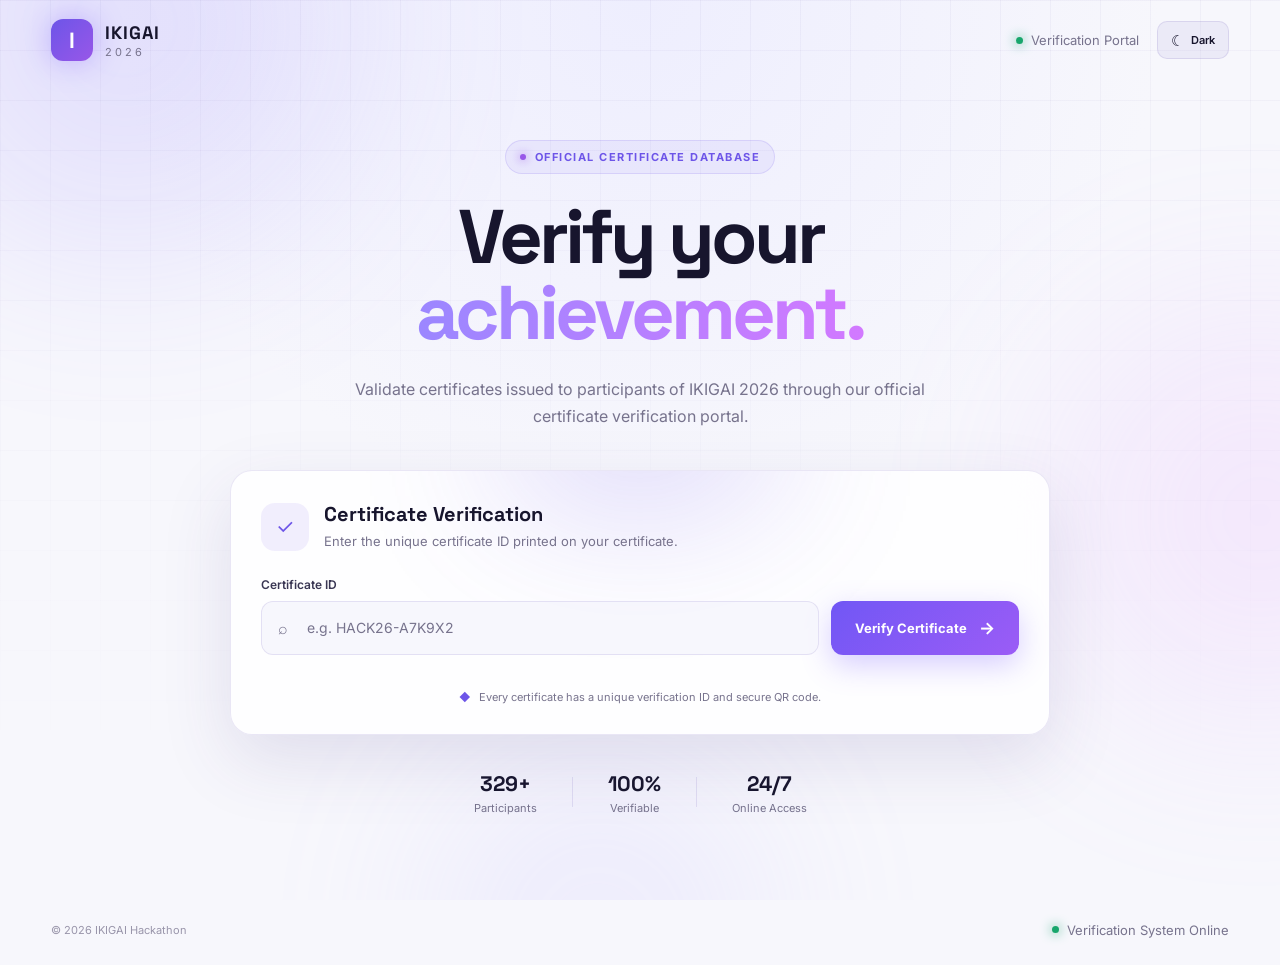
<file: index.html>
<!DOCTYPE html>
<html lang="en" data-theme="dark">

<head>

    <meta charset="UTF-8">

    <meta
        name="viewport"
        content="width=device-width, initial-scale=1.0"
    >

    <meta
        name="description"
        content="Official IKIGAI 2026 Certificate Verification Portal"
    >

    <title>
        IKIGAI 2026 | Certificate Verification
    </title>


    <!-- =====================================
         APPLY THEME BEFORE PAGE LOAD
         Prevents light/dark mode flashing
    ====================================== -->

    <script>

        (function () {

            const savedTheme =
                localStorage.getItem("ikigai-theme");

            const prefersLight =
                window.matchMedia(
                    "(prefers-color-scheme: light)"
                ).matches;

            const theme =
                savedTheme ||
                (prefersLight ? "light" : "dark");

            document.documentElement.setAttribute(
                "data-theme",
                theme
            );

        })();

    </script>


    <!-- =====================================
         GOOGLE FONTS
    ====================================== -->

    <link
        rel="preconnect"
        href="https://fonts.googleapis.com"
    >

    <link
        rel="preconnect"
        href="https://fonts.gstatic.com"
        crossorigin
    >

    <link
        href="https://fonts.googleapis.com/css2?family=Inter:wght@400;500;600;700&family=Space+Grotesk:wght@500;600;700&display=swap"
        rel="stylesheet"
    >


    <!-- =====================================
         MAIN STYLESHEET
    ====================================== -->

    <link
        rel="stylesheet"
        href="style.css"
    >

</head>


<body>


    <!-- =====================================
         BACKGROUND EFFECTS
    ====================================== -->

    <div
        class="background-effects"
        aria-hidden="true"
    >

        <div class="orb orb-one"></div>

        <div class="orb orb-two"></div>

        <div class="orb orb-three"></div>

        <div class="grid-overlay"></div>

    </div>



    <!-- =====================================
         NAVIGATION
    ====================================== -->

    <nav class="navbar">


        <!-- BRAND -->

        <a
            href="index.html"
            class="brand"
            aria-label="IKIGAI 2026 Home"
        >

            <div class="brand-icon">

                I

            </div>


            <div class="brand-information">

                <span class="brand-name">

                    IKIGAI

                </span>


                <span class="brand-year">

                    2026

                </span>

            </div>

        </a>



        <!-- NAVIGATION ACTIONS -->

        <div class="nav-actions">


            <!-- SYSTEM STATUS -->

            <div class="nav-status">

                <span class="status-dot"></span>

                <span>
                    Verification Portal
                </span>

            </div>



            <!-- THEME TOGGLE -->

            <button
                id="themeToggle"
                class="theme-toggle"
                type="button"
                aria-label="Change website theme"
            >

                <!--
                    Content automatically added
                    by theme.js
                -->

            </button>


        </div>

    </nav>



    <!-- =====================================
         MAIN HERO
    ====================================== -->

    <main class="hero">


        <section class="hero-content">


            <!-- =================================
                 OFFICIAL DATABASE BADGE
            ================================== -->

            <div class="event-badge">

                <span class="badge-dot"></span>

                <span>
                    OFFICIAL CERTIFICATE DATABASE
                </span>

            </div>



            <!-- =================================
                 HERO HEADING
            ================================== -->

            <h1>

                Verify your

                <span>
                    achievement.
                </span>

            </h1>



            <!-- =================================
                 HERO DESCRIPTION
            ================================== -->

            <p class="hero-description">

                Validate certificates issued to
                participants of IKIGAI 2026 through
                our official certificate verification
                portal.

            </p>



            <!-- =================================
                 VERIFICATION CARD
            ================================== -->

            <div class="verification-card">


                <!-- DECORATIVE CARD GLOW -->

                <div class="card-glow"></div>



                <!-- CARD HEADER -->

                <div class="card-header">


                    <div class="shield-icon">

                        ✓

                    </div>


                    <div class="card-heading">

                        <h2>

                            Certificate Verification

                        </h2>


                        <p>

                            Enter the unique certificate ID
                            printed on your certificate.

                        </p>

                    </div>

                </div>



                <!-- =================================
                     VERIFICATION FORM
                ================================== -->

                <form id="verificationForm">


                    <label for="certificateId">

                        Certificate ID

                    </label>



                    <div class="verification-input-group">


                        <!-- INPUT -->

                        <div class="input-wrapper">


                            <span
                                class="input-icon"
                                aria-hidden="true"
                            >

                                ⌕

                            </span>


                            <input
                                type="text"
                                id="certificateId"
                                name="certificateId"
                                placeholder="e.g. HACK26-A7K9X2"
                                autocomplete="off"
                                spellcheck="false"
                                required
                            >


                        </div>



                        <!-- VERIFY BUTTON -->

                        <button
                            type="submit"
                            class="verify-button"
                        >


                            <span>

                                Verify Certificate

                            </span>


                            <span
                                class="button-arrow"
                                aria-hidden="true"
                            >

                                →

                            </span>


                        </button>


                    </div>


                </form>



                <!-- =================================
                     ERROR MESSAGE
                ================================== -->

                <div
                    id="formError"
                    class="form-error"
                    role="alert"
                    aria-live="polite"
                >
                </div>



                <!-- =================================
                     SECURITY MESSAGE
                ================================== -->

                <div class="security-message">


                    <span
                        class="security-icon"
                        aria-hidden="true"
                    >

                        ◆

                    </span>


                    <span>

                        Every certificate has a unique
                        verification ID and secure QR code.

                    </span>


                </div>


            </div>



            <!-- =================================
                 STATISTICS
            ================================== -->

            <div class="stats">


                <!-- PARTICIPANTS -->

                <div class="stat">

                    <strong>

                        329+

                    </strong>


                    <span>

                        Participants

                    </span>

                </div>



                <div class="stat-divider"></div>



                <!-- VERIFICATION -->

                <div class="stat">

                    <strong>

                        100%

                    </strong>


                    <span>

                        Verifiable

                    </span>

                </div>



                <div class="stat-divider"></div>



                <!-- AVAILABILITY -->

                <div class="stat">

                    <strong>

                        24/7

                    </strong>


                    <span>

                        Online Access

                    </span>

                </div>


            </div>


        </section>


    </main>



    <!-- =====================================
         FOOTER
    ====================================== -->

    <footer>


        <div class="footer-copyright">

            © 2026 IKIGAI Hackathon

        </div>



        <div class="footer-status">


            <span class="status-dot"></span>


            <span>

                Verification System Online

            </span>


        </div>


    </footer>



    <!-- =====================================
         THEME SYSTEM
    ====================================== -->

    <script src="theme.js"></script>



    <!-- =====================================
         VERIFICATION FORM LOGIC
    ====================================== -->

    <script>

        const verificationForm =
            document.getElementById(
                "verificationForm"
            );


        const certificateInput =
            document.getElementById(
                "certificateId"
            );


        const formError =
            document.getElementById(
                "formError"
            );



        // ==================================
        // FORM SUBMISSION
        // ==================================

        verificationForm.addEventListener(
            "submit",
            function (event) {


                // Prevent page refresh

                event.preventDefault();



                // Read certificate ID

                const certificateId =
                    certificateInput
                        .value
                        .trim();



                // Clear previous error

                formError.textContent = "";



                // ==================================
                // VALIDATE INPUT
                // ==================================

                if (!certificateId) {


                    formError.textContent =
                        "Please enter a certificate ID.";


                    certificateInput.focus();


                    return;

                }



                // ==================================
                // REDIRECT TO VERIFICATION PAGE
                // ==================================

                window.location.href =

                    "verify.html?id=" +

                    encodeURIComponent(
                        certificateId
                    );


            }
        );



        // ==================================
        // CLEAR ERROR WHEN USER TYPES
        // ==================================

        certificateInput.addEventListener(
            "input",
            function () {


                if (formError.textContent) {

                    formError.textContent = "";

                }


            }
        );

    </script>


</body>

</html>
</file>
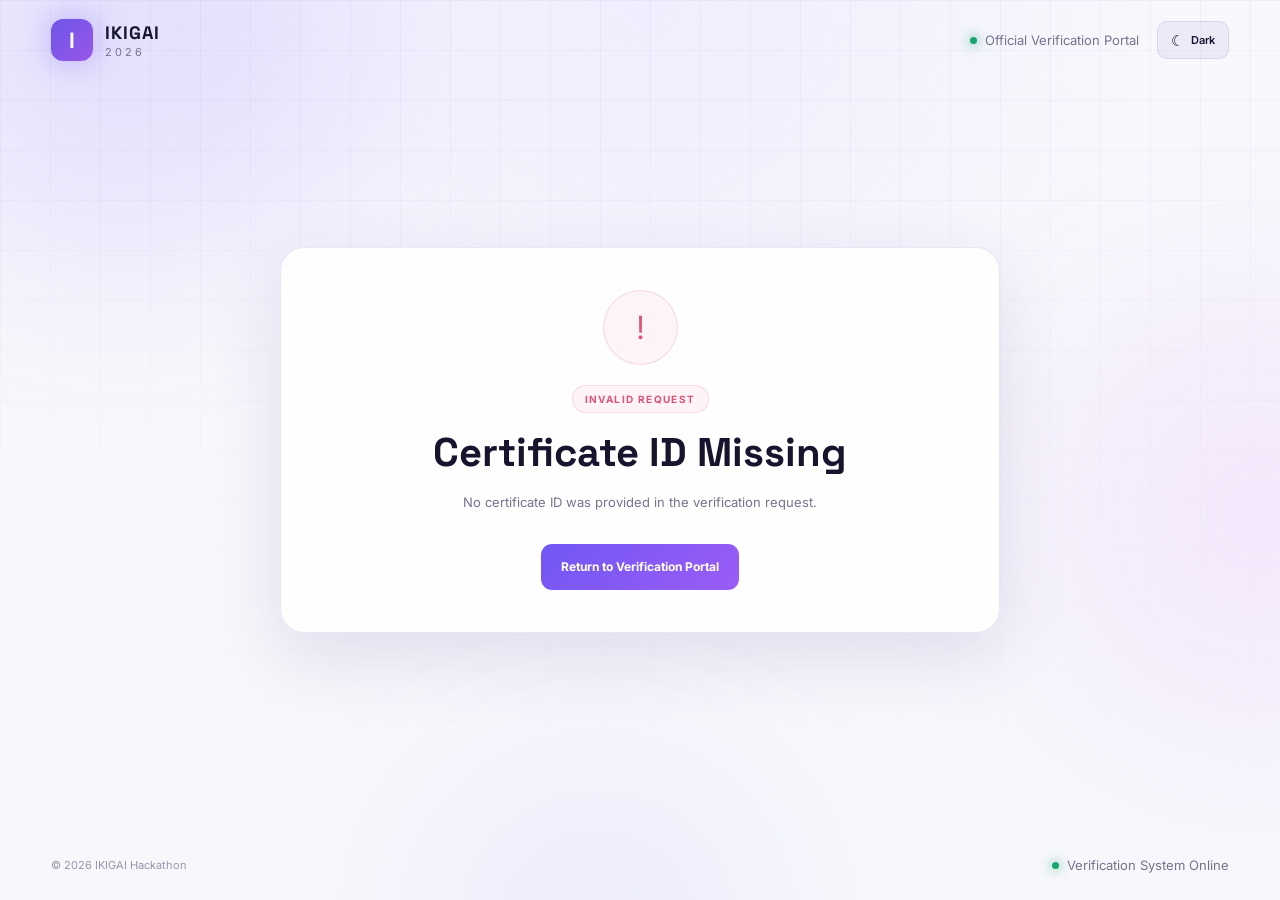
<file: verify.html>
<!DOCTYPE html>
<html lang="en" data-theme="dark">

<head>

    <meta charset="UTF-8">

    <meta
        name="viewport"
        content="width=device-width, initial-scale=1.0"
    >

    <meta
        name="description"
        content="Verify certificates issued by IKIGAI 2026"
    >

    <title>
        Verify Certificate | IKIGAI 2026
    </title>


    <!-- APPLY SAVED THEME BEFORE PAGE LOAD -->

    <script>

        (function () {

            const savedTheme =
                localStorage.getItem("ikigai-theme");

            const prefersLight =
                window.matchMedia(
                    "(prefers-color-scheme: light)"
                ).matches;

            const theme =
                savedTheme ||
                (prefersLight ? "light" : "dark");

            document.documentElement.setAttribute(
                "data-theme",
                theme
            );

        })();

    </script>


    <!-- GOOGLE FONTS -->

    <link
        rel="preconnect"
        href="https://fonts.googleapis.com"
    >

    <link
        rel="preconnect"
        href="https://fonts.gstatic.com"
        crossorigin
    >

    <link
        href="https://fonts.googleapis.com/css2?family=Inter:wght@400;500;600;700&family=Space+Grotesk:wght@500;600;700&display=swap"
        rel="stylesheet"
    >


    <!-- MAIN STYLESHEET -->

    <link
        rel="stylesheet"
        href="style.css"
    >

</head>


<body>


    <!-- =====================================
         BACKGROUND EFFECTS
    ====================================== -->

    <div
        class="background-effects"
        aria-hidden="true"
    >

        <div class="orb orb-one"></div>

        <div class="orb orb-two"></div>

        <div class="orb orb-three"></div>

        <div class="grid-overlay"></div>

    </div>



    <!-- =====================================
         NAVIGATION
    ====================================== -->

    <nav class="navbar">


        <!-- BRAND -->

        <a
            href="index.html"
            class="brand"
            aria-label="IKIGAI 2026 Home"
        >


            <div class="brand-icon">

                I

            </div>


            <div class="brand-information">


                <span class="brand-name">

                    IKIGAI

                </span>


                <span class="brand-year">

                    2026

                </span>


            </div>


        </a>



        <!-- NAVIGATION ACTIONS -->

        <div class="nav-actions">


            <!-- SYSTEM STATUS -->

            <div class="nav-status">


                <span class="status-dot"></span>


                <span>

                    Official Verification Portal

                </span>


            </div>



            <!-- THEME TOGGLE -->

            <button
                id="themeToggle"
                class="theme-toggle"
                type="button"
                aria-label="Change website theme"
            >

                <!-- Added automatically by theme.js -->

            </button>


        </div>


    </nav>



    <!-- =====================================
         VERIFICATION PAGE
    ====================================== -->

    <main class="verify-page">


        <section class="verify-container">



            <!-- =================================
                 LOADING STATE
            ================================== -->

            <div
                id="loadingState"
                class="result-card loading-card"
            >


                <!-- LOADING ICON -->

                <div class="loading-animation">


                    <div class="loader-ring"></div>


                    <div class="loader-center">

                        I

                    </div>


                </div>



                <!-- LOADING HEADING -->

                <h1>

                    Verifying Certificate

                </h1>



                <!-- LOADING DESCRIPTION -->

                <p>

                    Checking the certificate against
                    the official IKIGAI 2026
                    certificate database.

                </p>



                <!-- LOADING PROGRESS BAR -->

                <div class="loading-line">


                    <div class="loading-progress"></div>


                </div>


            </div>



            <!-- =================================
                 RESULT CONTAINER
            ================================== -->

            <div
                id="result"
                aria-live="polite"
            >

                <!--
                    Certificate verification result
                    is generated by verify.js
                -->

            </div>


        </section>


    </main>



    <!-- =====================================
         FOOTER
    ====================================== -->

    <footer>


        <!-- COPYRIGHT -->

        <div class="footer-copyright">

            © 2026 IKIGAI Hackathon

        </div>



        <!-- SYSTEM STATUS -->

        <div class="footer-status">


            <span class="status-dot"></span>


            <span>

                Verification System Online

            </span>


        </div>


    </footer>



    <!-- =====================================
         THEME SYSTEM
    ====================================== -->

    <script src="theme.js"></script>



    <!-- =====================================
         CERTIFICATE VERIFICATION
    ====================================== -->

    <script src="verify.js"></script>


</body>

</html>
</file>
<file: style.css>
/* =========================================================
   IKIGAI 2026 CERTIFICATE VERIFICATION PORTAL
   Complete Dark + Light Theme Stylesheet
========================================================= */


/* =========================================================
   RESET
========================================================= */

* {
    box-sizing: border-box;
    margin: 0;
    padding: 0;
}


html {
    scroll-behavior: smooth;
}


body,
button,
input {
    font-family: "Inter", sans-serif;
}



/* =========================================================
   DARK THEME VARIABLES
========================================================= */

:root {
    --background: #060816;
    --background-secondary: #11132c;

    --surface: rgba(15, 19, 42, 0.72);
    --surface-strong: rgba(13, 17, 38, 0.82);
    --surface-soft: rgba(4, 7, 20, 0.65);

    --surface-border: rgba(255, 255, 255, 0.1);
    --surface-border-soft: rgba(255, 255, 255, 0.07);

    --purple: #7c5cff;
    --purple-light: #a855f7;
    --purple-soft: #b8aaff;

    --pink: #e879f9;

    --text: #ffffff;
    --text-secondary: #d8daf0;
    --text-muted: #969bb5;
    --text-subtle: #666c89;

    --success: #42e8a5;
    --error: #ff7895;

    --grid-color: rgba(255, 255, 255, 0.025);

    --card-shadow:
        0 30px 80px rgba(0, 0, 0, 0.35);

    --input-background:
        rgba(4, 7, 20, 0.65);

    --toggle-background:
        rgba(255, 255, 255, 0.05);

    --toggle-hover:
        rgba(255, 255, 255, 0.09);
}



/* =========================================================
   LIGHT THEME VARIABLES
========================================================= */

html[data-theme="light"] {
    --background: #f7f7fc;
    --background-secondary: #eeeefe;

    --surface: rgba(255, 255, 255, 0.72);
    --surface-strong: rgba(255, 255, 255, 0.86);
    --surface-soft: rgba(248, 248, 255, 0.9);

    --surface-border: rgba(93, 75, 180, 0.13);
    --surface-border-soft: rgba(93, 75, 180, 0.09);

    --purple: #6d55e8;
    --purple-light: #9857e8;
    --purple-soft: #6d55e8;

    --pink: #d75edc;

    --text: #17152d;
    --text-secondary: #393653;
    --text-muted: #77738d;
    --text-subtle: #9995aa;

    --success: #18a66c;
    --error: #dc5574;

    --grid-color: rgba(78, 61, 150, 0.045);

    --card-shadow:
        0 30px 80px rgba(71, 57, 130, 0.13);

    --input-background:
        rgba(247, 247, 253, 0.9);

    --toggle-background:
        rgba(93, 75, 180, 0.07);

    --toggle-hover:
        rgba(93, 75, 180, 0.12);
}



/* =========================================================
   BODY
========================================================= */

body {
    min-height: 100vh;

    display: flex;
    flex-direction: column;

    overflow-x: hidden;

    background:
        radial-gradient(
            circle at top,
            var(--background-secondary) 0,
            var(--background) 45%
        );

    color: var(--text);

    transition:
        background 0.4s ease,
        color 0.4s ease;
}



/* =========================================================
   BACKGROUND EFFECTS
========================================================= */

.background-effects {
    position: fixed;

    inset: 0;

    z-index: -1;

    overflow: hidden;

    pointer-events: none;
}


.orb {
    position: absolute;

    border-radius: 50%;

    filter: blur(100px);

    opacity: 0.35;

    animation:
        floatOrb
        10s
        ease-in-out
        infinite;

    transition:
        background 0.4s ease,
        opacity 0.4s ease;
}


.orb-one {
    width: 450px;
    height: 450px;

    top: -200px;
    left: -100px;

    background: #6d5df6;
}


.orb-two {
    width: 400px;
    height: 400px;

    top: 35%;
    right: -180px;

    background: #a855f7;

    animation-delay: -3s;
}


.orb-three {
    width: 300px;
    height: 300px;

    bottom: -180px;
    left: 35%;

    background: #3923a8;

    animation-delay: -6s;
}


.grid-overlay {
    position: absolute;

    inset: 0;

    background-image:
        linear-gradient(
            var(--grid-color) 1px,
            transparent 1px
        ),
        linear-gradient(
            90deg,
            var(--grid-color) 1px,
            transparent 1px
        );

    background-size: 50px 50px;

    mask-image:
        linear-gradient(
            to bottom,
            black,
            transparent 85%
        );
}


@keyframes floatOrb {

    0%,
    100% {
        transform:
            translate(0, 0);
    }

    50% {
        transform:
            translate(30px, 40px);
    }

}



/* =========================================================
   LIGHT BACKGROUND EFFECTS
========================================================= */

html[data-theme="light"] .orb {
    opacity: 0.18;
}


html[data-theme="light"] .orb-one {
    background: #8d7cff;
}


html[data-theme="light"] .orb-two {
    background: #e5a4ff;
}


html[data-theme="light"] .orb-three {
    background: #b6adff;
}



/* =========================================================
   NAVBAR
========================================================= */

.navbar {
    width: min(1200px, 92%);

    min-height: 80px;

    margin: 0 auto;

    display: flex;

    align-items: center;

    justify-content: space-between;

    gap: 20px;
}


.brand {
    display: flex;

    align-items: center;

    gap: 12px;

    color: var(--text);

    text-decoration: none;
}


.brand-icon {
    width: 42px;
    height: 42px;

    flex-shrink: 0;

    display: grid;

    place-items: center;

    border-radius: 12px;

    background:
        linear-gradient(
            135deg,
            var(--purple),
            var(--purple-light)
        );

    color: white;

    font-family:
        "Space Grotesk",
        sans-serif;

    font-size: 22px;

    font-weight: 700;

    box-shadow:
        0 0 30px
        rgba(124, 92, 255, 0.4);
}


.brand-information {
    display: block;
}


.brand-name {
    display: block;

    color: var(--text);

    font-family:
        "Space Grotesk",
        sans-serif;

    font-size: 18px;

    font-weight: 700;

    letter-spacing: 1px;
}


.brand-year {
    display: block;

    margin-top: 1px;

    color: var(--text-muted);

    font-size: 11px;

    letter-spacing: 3px;
}


.nav-actions {
    display: flex;

    align-items: center;

    gap: 18px;
}


.nav-status,
.footer-status {
    display: flex;

    align-items: center;

    gap: 8px;

    color: var(--text-muted);

    font-size: 13px;
}


.status-dot {
    width: 7px;
    height: 7px;

    flex-shrink: 0;

    display: inline-block;

    border-radius: 50%;

    background: var(--success);

    box-shadow:
        0 0 12px
        var(--success);
}



/* =========================================================
   THEME TOGGLE
========================================================= */

.theme-toggle {
    width: auto;
    height: 38px;

    padding: 0 13px;

    display: flex;

    align-items: center;

    justify-content: center;

    gap: 7px;

    border:
        1px solid var(--surface-border);

    border-radius: 10px;

    background:
        var(--toggle-background);

    color: var(--text);

    box-shadow: none;

    cursor: pointer;

    transition:
        background 0.25s ease,
        color 0.25s ease,
        border-color 0.25s ease,
        transform 0.25s ease;
}


.theme-toggle:hover {
    transform:
        translateY(-1px);

    background:
        var(--toggle-hover);

    box-shadow: none;
}


.theme-icon {
    font-size: 15px;
}


.theme-text {
    font-size: 11px;

    font-weight: 600;
}



/* =========================================================
   HOMEPAGE HERO
========================================================= */

.hero {
    min-height:
        calc(100vh - 150px);

    flex: 1;

    display: flex;

    align-items: center;

    justify-content: center;

    padding:
        60px 20px
        80px;
}


.hero-content {
    width: 100%;

    max-width: 820px;

    text-align: center;
}



/* =========================================================
   EVENT BADGE
========================================================= */

.event-badge {
    width: fit-content;

    margin:
        0 auto 25px;

    padding:
        9px 14px;

    display: flex;

    align-items: center;

    gap: 9px;

    border:
        1px solid
        rgba(124, 92, 255, 0.25);

    border-radius: 100px;

    background:
        rgba(124, 92, 255, 0.08);

    color: var(--purple-soft);

    font-size: 11px;

    font-weight: 700;

    letter-spacing: 1.5px;

    transition:
        background 0.4s ease,
        color 0.4s ease,
        border-color 0.4s ease;
}


.badge-dot {
    width: 6px;
    height: 6px;

    flex-shrink: 0;

    border-radius: 50%;

    background:
        var(--purple-light);

    box-shadow:
        0 0 10px
        var(--purple-light);
}


html[data-theme="light"] .event-badge {
    background:
        rgba(109, 85, 232, 0.07);

    border-color:
        rgba(109, 85, 232, 0.15);

    color: #6d55e8;
}



/* =========================================================
   HERO HEADING
========================================================= */

.hero h1 {
    max-width: 700px;

    margin: 0 auto;

    color: var(--text);

    font-family:
        "Space Grotesk",
        sans-serif;

    font-size:
        clamp(44px, 7vw, 76px);

    line-height: 1;

    letter-spacing: -4px;
}


.hero h1 span {
    display: inline-block;

    background:
        linear-gradient(
            90deg,
            #9b87ff,
            #d279ff
        );

    -webkit-background-clip: text;

    background-clip: text;

    color: transparent;
}


.hero-description {
    max-width: 590px;

    margin:
        25px auto 40px;

    color: var(--text-muted);

    font-size: 16px;

    line-height: 1.7;
}



/* =========================================================
   VERIFICATION CARD
========================================================= */

.verification-card {
    position: relative;

    padding: 30px;

    overflow: hidden;

    text-align: left;

    border:
        1px solid
        var(--surface-border);

    border-radius: 22px;

    background:
        var(--surface-strong);

    backdrop-filter:
        blur(25px);

    -webkit-backdrop-filter:
        blur(25px);

    box-shadow:
        var(--card-shadow);

    transition:
        background 0.4s ease,
        border-color 0.4s ease,
        box-shadow 0.4s ease;
}


.card-glow {
    position: absolute;

    width: 250px;
    height: 150px;

    top: -120px;
    left: 50%;

    transform:
        translateX(-50%);

    background:
        var(--purple);

    filter:
        blur(80px);

    opacity: 0.25;

    pointer-events: none;
}


.card-header {
    position: relative;

    display: flex;

    align-items: center;

    gap: 15px;

    margin-bottom: 25px;
}


.shield-icon {
    width: 48px;
    height: 48px;

    flex-shrink: 0;

    display: grid;

    place-items: center;

    border-radius: 14px;

    background:
        rgba(124, 92, 255, 0.14);

    color: #aa98ff;

    font-size: 21px;
}


html[data-theme="light"] .shield-icon {
    background:
        rgba(109, 85, 232, 0.09);

    color:
        #6d55e8;
}


.card-heading {
    min-width: 0;
}


.card-header h2 {
    margin-bottom: 5px;

    color: var(--text);

    font-family:
        "Space Grotesk",
        sans-serif;

    font-size: 20px;
}


.card-header p {
    color: var(--text-muted);

    font-size: 13px;

    line-height: 1.5;
}



/* =========================================================
   VERIFICATION FORM
========================================================= */

label {
    display: block;

    margin-bottom: 9px;

    color:
        var(--text-secondary);

    font-size: 12px;

    font-weight: 600;
}


.verification-input-group {
    display: flex;

    gap: 12px;
}


.input-wrapper {
    position: relative;

    flex: 1;

    min-width: 0;
}


.input-icon {
    position: absolute;

    left: 17px;

    top: 50%;

    z-index: 1;

    transform:
        translateY(-50%);

    color:
        var(--text-muted);

    pointer-events: none;
}


input {
    width: 100%;
    height: 54px;

    padding:
        0 18px
        0 45px;

    outline: none;

    border:
        1px solid
        var(--surface-border);

    border-radius: 12px;

    background:
        var(--input-background);

    color: var(--text);

    font-family: inherit;

    font-size: 14px;

    transition:
        background 0.3s ease,
        color 0.3s ease,
        border-color 0.3s ease,
        box-shadow 0.25s ease;
}


input::placeholder {
    color:
        var(--text-muted);
}


input:focus {
    border-color:
        rgba(124, 92, 255, 0.75);

    box-shadow:
        0 0 0 4px
        rgba(124, 92, 255, 0.1);
}



/* =========================================================
   VERIFY BUTTON
========================================================= */

.verify-button {
    height: 54px;

    padding:
        0 24px;

    flex-shrink: 0;

    display: flex;

    align-items: center;

    justify-content: center;

    gap: 12px;

    border: 0;

    border-radius: 12px;

    background:
        linear-gradient(
            135deg,
            #7157f5,
            #9b5cf6
        );

    color: white;

    cursor: pointer;

    font-size: 13px;

    font-weight: 700;

    box-shadow:
        0 10px 30px
        rgba(124, 92, 255, 0.3);

    transition:
        transform 0.25s ease,
        box-shadow 0.25s ease;
}


.verify-button:hover {
    transform:
        translateY(-2px);

    box-shadow:
        0 15px 40px
        rgba(124, 92, 255, 0.45);
}


.button-arrow {
    font-size: 17px;

    transition:
        transform 0.2s ease;
}


.verify-button:hover
.button-arrow {
    transform:
        translateX(4px);
}



/* =========================================================
   FORM ERROR
========================================================= */

.form-error {
    min-height: 15px;

    margin-top: 10px;

    color:
        var(--error);

    font-size: 12px;
}



/* =========================================================
   SECURITY MESSAGE
========================================================= */

.security-message {
    margin-top: 10px;

    display: flex;

    align-items: center;

    justify-content: center;

    gap: 8px;

    color:
        var(--text-muted);

    font-size: 11px;

    text-align: center;
}


.security-icon {
    color:
        var(--purple);
}



/* =========================================================
   STATS
========================================================= */

.stats {
    margin-top: 35px;

    display: flex;

    align-items: center;

    justify-content: center;

    gap: 35px;
}


.stat strong {
    display: block;

    color: var(--text);

    font-family:
        "Space Grotesk",
        sans-serif;

    font-size: 21px;
}


.stat span {
    display: block;

    margin-top: 4px;

    color:
        var(--text-muted);

    font-size: 11px;
}


.stat-divider {
    width: 1px;
    height: 30px;

    background:
        var(--surface-border);
}



/* =========================================================
   FOOTER
========================================================= */

footer {
    width:
        min(1200px, 92%);

    min-height: 70px;

    margin: 0 auto;

    display: flex;

    align-items: center;

    justify-content: space-between;

    gap: 20px;

    color:
        var(--text-subtle);

    font-size: 11px;
}



/* =========================================================
   VERIFY PAGE
========================================================= */

.verify-page {
    min-height:
        calc(100vh - 150px);

    flex: 1;

    display: flex;

    align-items: center;

    justify-content: center;

    padding:
        50px 20px
        80px;
}


.verify-container {
    width: 100%;

    max-width: 720px;
}



/* =========================================================
   RESULT CARD
========================================================= */

.result-card {
    position: relative;

    width: 100%;

    padding: 42px;

    overflow: hidden;

    text-align: center;

    border:
        1px solid
        var(--surface-border);

    border-radius: 24px;

    background:
        var(--surface-strong);

    backdrop-filter:
        blur(25px);

    -webkit-backdrop-filter:
        blur(25px);

    box-shadow:
        var(--card-shadow);

    animation:
        resultAppear
        0.6s
        ease;

    transition:
        background 0.4s ease,
        border-color 0.4s ease,
        box-shadow 0.4s ease;
}


@keyframes resultAppear {

    from {
        opacity: 0;

        transform:
            translateY(20px)
            scale(0.98);
    }

    to {
        opacity: 1;

        transform:
            translateY(0)
            scale(1);
    }

}



/* =========================================================
   LOADING STATE
========================================================= */

.loading-card {
    padding:
        70px 40px;
}


.loading-animation {
    position: relative;

    width: 90px;
    height: 90px;

    margin:
        0 auto 30px;
}


.loader-ring {
    position: absolute;

    inset: 0;

    border:
        2px solid
        rgba(124, 92, 255, 0.15);

    border-top-color:
        var(--purple);

    border-radius: 50%;

    animation:
        rotateLoader
        1s
        linear
        infinite;
}


.loader-center {
    position: absolute;

    inset: 14px;

    display: grid;

    place-items: center;

    border-radius: 50%;

    background:
        rgba(124, 92, 255, 0.13);

    color:
        var(--purple);

    font-family:
        "Space Grotesk",
        sans-serif;

    font-size: 25px;

    font-weight: 700;
}


@keyframes rotateLoader {

    to {
        transform:
            rotate(360deg);
    }

}


.loading-card h1 {
    margin-bottom: 12px;

    color: var(--text);

    font-family:
        "Space Grotesk",
        sans-serif;

    font-size: 28px;
}


.loading-card p {
    max-width: 450px;

    margin: 0 auto;

    color:
        var(--text-muted);

    font-size: 14px;

    line-height: 1.7;
}


.loading-line {
    width: 220px;
    height: 3px;

    margin:
        30px auto 0;

    overflow: hidden;

    border-radius: 100px;

    background:
        var(--surface-border-soft);
}


.loading-progress {
    width: 50%;
    height: 100%;

    border-radius: inherit;

    background:
        linear-gradient(
            90deg,
            transparent,
            var(--purple),
            transparent
        );

    animation:
        loadingProgress
        1.2s
        ease-in-out
        infinite;
}


@keyframes loadingProgress {

    from {
        transform:
            translateX(-150%);
    }

    to {
        transform:
            translateX(250%);
    }

}



/* =========================================================
   VERIFIED RESULT
========================================================= */

.success-animation {
    margin-bottom: 20px;
}


.success-ring {
    width: 80px;
    height: 80px;

    margin: 0 auto;

    display: grid;

    place-items: center;

    border:
        1px solid
        rgba(66, 232, 165, 0.3);

    border-radius: 50%;

    background:
        rgba(66, 232, 165, 0.08);

    box-shadow:
        0 0 50px
        rgba(66, 232, 165, 0.12);
}


.success-ring span {
    width: 50px;
    height: 50px;

    display: grid;

    place-items: center;

    border-radius: 50%;

    background:
        rgba(66, 232, 165, 0.16);

    color:
        var(--success);

    font-size: 27px;

    animation:
        checkAppear
        0.5s
        ease;
}


@keyframes checkAppear {

    from {
        transform:
            scale(0);
    }

    to {
        transform:
            scale(1);
    }

}



/* =========================================================
   VERIFIED / INVALID BADGES
========================================================= */

.verified-badge,
.invalid-badge {
    width: fit-content;

    margin:
        0 auto 14px;

    padding:
        7px 12px;

    border-radius:
        100px;

    font-size: 10px;

    font-weight: 700;

    letter-spacing: 1.4px;
}


.verified-badge {
    color:
        var(--success);

    background:
        rgba(66, 232, 165, 0.08);

    border:
        1px solid
        rgba(66, 232, 165, 0.2);
}


.verified-badge span {
    width: 5px;
    height: 5px;

    display: inline-block;

    margin-right: 6px;

    border-radius: 50%;

    background:
        var(--success);
}


.invalid-badge {
    color:
        var(--error);

    background:
        rgba(255, 100, 130, 0.07);

    border:
        1px solid
        rgba(255, 100, 130, 0.18);
}



/* =========================================================
   RESULT TEXT
========================================================= */

.result-card h1 {
    color:
        var(--text);

    font-family:
        "Space Grotesk",
        sans-serif;

    font-size:
        clamp(28px, 5vw, 40px);
}


.result-description {
    max-width: 500px;

    margin:
        13px auto 30px;

    color:
        var(--text-muted);

    font-size: 13px;

    line-height: 1.7;
}



/* =========================================================
   PARTICIPANT SECTION
========================================================= */

.participant-section {
    margin-bottom: 20px;

    padding: 24px;

    border:
        1px solid
        rgba(124, 92, 255, 0.18);

    border-radius: 16px;

    background:
        rgba(124, 92, 255, 0.06);
}


.section-label {
    color:
        var(--purple);

    font-size: 9px;

    font-weight: 700;

    letter-spacing: 1.7px;
}


.participant-section h2 {
    margin:
        8px 0 5px;

    color:
        var(--text);

    font-family:
        "Space Grotesk",
        sans-serif;

    font-size: 27px;

    overflow-wrap: anywhere;
}


.participant-section p {
    color:
        var(--text-muted);

    font-size: 13px;

    overflow-wrap: anywhere;
}



/* =========================================================
   CERTIFICATE INFORMATION
========================================================= */

.certificate-information {
    display: grid;

    grid-template-columns:
        repeat(2, 1fr);

    gap: 10px;

    margin-bottom: 25px;
}


.info-item {
    padding: 16px;

    text-align: left;

    border:
        1px solid
        var(--surface-border-soft);

    border-radius: 12px;

    background:
        var(--surface-soft);
}


.info-label {
    display: block;

    margin-bottom: 7px;

    color:
        var(--text-muted);

    font-size: 9px;

    font-weight: 700;

    letter-spacing: 1px;

    text-transform: uppercase;
}


.info-item strong {
    display: block;

    overflow-wrap: anywhere;

    color:
        var(--text-secondary);

    font-size: 12px;
}



/* =========================================================
   VERIFICATION FOOTER
========================================================= */

.verification-footer {
    display: flex;

    align-items: center;

    justify-content: space-between;

    gap: 15px;

    padding-top: 20px;

    border-top:
        1px solid
        var(--surface-border-soft);
}


.database-status {
    display: flex;

    align-items: center;

    gap: 8px;

    color:
        var(--text-muted);

    font-size: 10px;
}



/* =========================================================
   CERTIFICATE / RETURN BUTTONS
========================================================= */

.view-certificate-button,
.return-button {
    min-height: 46px;

    padding:
        0 20px;

    display: inline-flex;

    align-items: center;

    justify-content: center;

    gap: 10px;

    border: 0;

    border-radius: 11px;

    background:
        linear-gradient(
            135deg,
            #7157f5,
            #9b5cf6
        );

    color: white;

    text-decoration: none;

    font-family: inherit;

    font-size: 12px;

    font-weight: 700;

    cursor: pointer;

    transition:
        transform 0.25s ease,
        box-shadow 0.25s ease;
}


.view-certificate-button:hover,
.return-button:hover {
    transform:
        translateY(-2px);

    box-shadow:
        0 12px 35px
        rgba(124, 92, 255, 0.35);
}


.disabled-button {
    opacity: 0.5;

    cursor:
        not-allowed;
}


.disabled-button:hover {
    transform: none;

    box-shadow: none;
}



/* =========================================================
   VERIFY ANOTHER
========================================================= */

.verify-another {
    display: inline-block;

    margin-top: 25px;

    color:
        var(--text-muted);

    text-decoration: none;

    font-size: 11px;

    transition:
        color 0.2s ease;
}


.verify-another:hover {
    color:
        var(--text);
}



/* =========================================================
   ERROR RESULT
========================================================= */

.error-icon {
    width: 75px;
    height: 75px;

    margin:
        0 auto 20px;

    display: grid;

    place-items: center;

    border-radius: 50%;

    border:
        1px solid
        rgba(255, 100, 130, 0.3);

    background:
        rgba(255, 100, 130, 0.08);
}


.error-icon span {
    color:
        var(--error);

    font-size: 32px;
}


.invalid-id-box {
    max-width: 400px;

    margin:
        0 auto 25px;

    padding: 18px;

    border:
        1px solid
        var(--surface-border-soft);

    border-radius: 12px;

    background:
        var(--surface-soft);
}


.invalid-id-box span {
    display: block;

    margin-bottom: 7px;

    color:
        var(--text-muted);

    font-size: 9px;

    letter-spacing: 1.4px;
}


.invalid-id-box strong {
    display: block;

    overflow-wrap: anywhere;

    color:
        var(--text-secondary);

    font-size: 13px;
}



/* =========================================================
   LIGHT MODE SPECIFIC POLISH
========================================================= */

html[data-theme="light"] .verification-card,
html[data-theme="light"] .result-card {
    box-shadow:
        0 25px 70px
        rgba(71, 57, 130, 0.13);
}


html[data-theme="light"] .participant-section {
    background:
        rgba(109, 85, 232, 0.055);

    border-color:
        rgba(109, 85, 232, 0.14);
}


html[data-theme="light"] .success-ring {
    background:
        rgba(24, 166, 108, 0.07);

    border-color:
        rgba(24, 166, 108, 0.2);
}


html[data-theme="light"] .success-ring span {
    background:
        rgba(24, 166, 108, 0.11);
}


html[data-theme="light"] .error-icon {
    background:
        rgba(220, 85, 116, 0.06);

    border-color:
        rgba(220, 85, 116, 0.18);
}



/* =========================================================
   TABLET RESPONSIVENESS
========================================================= */

@media (max-width: 800px) {

    .hero {
        padding-top: 45px;
    }


    .hero h1 {
        letter-spacing:
            -3px;
    }

}



/* =========================================================
   MOBILE RESPONSIVENESS
========================================================= */

@media (max-width: 650px) {

    .navbar {
        min-height: 70px;
    }


    .nav-actions {
        gap: 8px;
    }


    .nav-status {
        display: none;
    }


    .theme-text {
        display: none;
    }


    .theme-toggle {
        width: 38px;

        padding: 0;
    }


    .hero {
        min-height:
            calc(100vh - 130px);

        padding:
            40px 15px
            60px;
    }


    .hero h1 {
        letter-spacing:
            -2px;
    }


    .hero-description {
        margin-bottom:
            30px;

        font-size:
            14px;
    }


    .verification-card {
        padding: 22px;
    }


    .card-header {
        align-items:
            flex-start;
    }


    .verification-input-group {
        flex-direction:
            column;
    }


    .verify-button {
        width: 100%;
    }


    .security-message {
        align-items:
            flex-start;

        text-align:
            left;
    }


    .stats {
        gap: 18px;
    }


    .stat strong {
        font-size:
            18px;
    }


    .stat span {
        font-size:
            9px;
    }


    footer {
        justify-content:
            center;

        text-align:
            center;
    }


    .footer-status {
        display: none;
    }


    .verify-page {
        padding:
            35px 15px
            60px;
    }


    .result-card {
        padding:
            30px 20px;
    }


    .loading-card {
        padding:
            55px 20px;
    }


    .certificate-information {
        grid-template-columns:
            1fr;
    }


    .verification-footer {
        flex-direction:
            column;
    }


    .database-status {
        justify-content:
            center;
    }


    .view-certificate-button,
    .return-button {
        width: 100%;
    }

}



/* =========================================================
   SMALL MOBILE RESPONSIVENESS
========================================================= */

@media (max-width: 400px) {

    .brand-icon {
        width: 38px;
        height: 38px;

        font-size: 19px;
    }


    .brand-name {
        font-size: 16px;
    }


    .hero h1 {
        font-size: 40px;
    }


    .event-badge {
        font-size: 9px;

        letter-spacing:
            1px;
    }


    .stats {
        gap: 12px;
    }


    .stat-divider {
        height: 25px;
    }


    .participant-section h2 {
        font-size: 23px;
    }

}



/* =========================================================
   REDUCED MOTION ACCESSIBILITY
========================================================= */

@media (
    prefers-reduced-motion: reduce
) {

    *,
    *::before,
    *::after {
        scroll-behavior: auto !important;

        animation-duration:
            0.01ms !important;

        animation-iteration-count:
            1 !important;

        transition-duration:
            0.01ms !important;
    }

}
</file>
